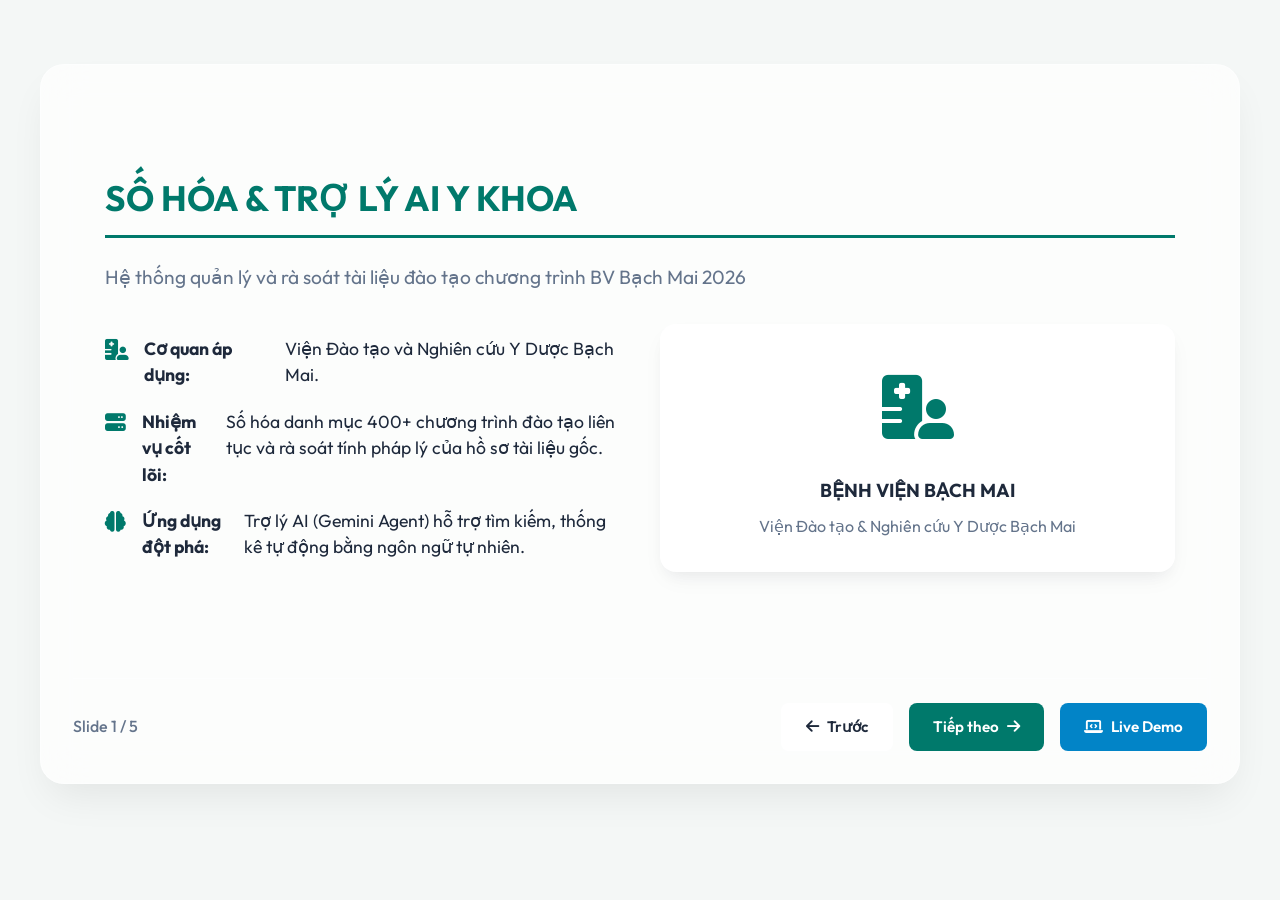
<file: demo_presentation.html>
<!DOCTYPE html>
<html lang="vi" data-theme="light">
<head>
  <meta charset="UTF-8">
  <meta name="viewport" content="width=device-width, initial-scale=1.0">
  <title>Thuyết trình Dự án - Bệnh viện Bạch Mai</title>
  <link rel="stylesheet" href="style.css">
  <link rel="stylesheet" href="https://cdnjs.cloudflare.com/ajax/libs/font-awesome/6.4.0/css/all.min.css">
  <style>
    .pres-container {
      max-width: 1200px;
      margin: 2rem auto;
      padding: 2rem;
      background: var(--bg-glass);
      backdrop-filter: blur(20px);
      border: 1px solid var(--border-glass);
      border-radius: var(--radius-lg);
      box-shadow: var(--shadow-lg);
      min-height: 80vh;
      display: flex;
      flex-direction: column;
      justify-content: space-between;
    }
    .slide-content {
      flex: 1;
      display: flex;
      flex-direction: column;
      justify-content: center;
      padding: 2rem;
      animation: fadeIn 0.5s ease;
    }
    .slide-title {
      font-size: 2.2rem;
      color: var(--primary);
      margin-bottom: 1.5rem;
      font-weight: 700;
      display: flex;
      align-items: center;
      gap: 1rem;
      border-bottom: 3px solid var(--primary);
      padding-bottom: 0.5rem;
    }
    .slide-subtitle {
      font-size: 1.2rem;
      color: var(--text-secondary);
      margin-bottom: 2rem;
    }
    .grid-2 {
      display: grid;
      grid-template-columns: 1fr 1fr;
      gap: 2.5rem;
      align-items: center;
    }
    .bullet-list {
      list-style: none;
      display: flex;
      flex-direction: column;
      gap: 1.25rem;
    }
    .bullet-list li {
      font-size: 1.1rem;
      display: flex;
      gap: 1rem;
      align-items: flex-start;
      line-height: 1.5;
    }
    .bullet-list i {
      color: var(--primary);
      font-size: 1.3rem;
      margin-top: 0.2rem;
    }
    .bullet-list .icon-danger {
      color: var(--danger);
    }
    .bullet-list .icon-success {
      color: var(--success);
    }
    .pres-footer {
      display: flex;
      justify-content: space-between;
      align-items: center;
      border-top: 1px solid var(--border-glass);
      padding-top: 1.5rem;
      margin-top: 2rem;
    }
    .pres-nav-btn {
      padding: 0.75rem 1.5rem;
      font-weight: 600;
    }
    .card-graphic {
      background: var(--bg-secondary);
      border: 1px solid var(--border-glass);
      border-radius: var(--radius-md);
      padding: 2rem;
      box-shadow: var(--shadow-md);
      text-align: center;
    }
    .pain-card {
      border-left: 5px solid var(--danger);
    }
    .success-card {
      border-left: 5px solid var(--success);
    }
    .big-icon {
      font-size: 4rem;
      margin-bottom: 1rem;
    }
    .big-icon.danger { color: var(--danger); }
    .big-icon.success { color: var(--success); }
    .big-icon.primary { color: var(--primary); }
    
    /* Custom style for showing simulated Google Sheet */
    .simulated-sheet {
      width: 100%;
      border-collapse: collapse;
      font-size: 0.8rem;
      background: #ffffff;
      color: #333;
    }
    .simulated-sheet th, .simulated-sheet td {
      border: 1px solid #ddd;
      padding: 4px 8px;
      text-align: left;
    }
    .simulated-sheet th {
      background: #f1f1f1;
    }
    .sheet-warning {
      background: #ffebeb;
      color: #d32f2f;
      font-weight: 600;
    }
    .sheet-success {
      background: #e8f5e9;
      color: #2e7d32;
    }
  </style>
</head>
<body>

  <div class="container">
    <div class="pres-container">
      
      <!-- Slide Container -->
      <div id="slideArea" class="slide-content">
        <!-- Slides will be loaded dynamically here -->
      </div>

      <!-- Slide Controls Footer -->
      <div class="pres-footer">
        <div style="font-weight: 500; color: var(--text-secondary);">
          Slide <span id="currentSlideNum">1</span> / 5
        </div>
        <div style="display: flex; gap: 1rem;">
          <button id="prevSlideBtn" class="btn btn-secondary pres-nav-btn"><i class="fa-solid fa-arrow-left"></i> Trước</button>
          <button id="nextSlideBtn" class="btn btn-primary pres-nav-btn">Tiếp theo <i class="fa-solid fa-arrow-right"></i></button>
          <a href="index.html" class="btn btn-secondary pres-nav-btn" style="background: var(--secondary); color: white; border: none;"><i class="fa-solid fa-laptop-code"></i> Live Demo</a>
        </div>
      </div>

    </div>
  </div>

  <script>
    const slides = [
      // Slide 1: Welcome
      {
        title: "SỐ HÓA & TRỢ LÝ AI Y KHOA",
        subtitle: "Hệ thống quản lý và rà soát tài liệu đào tạo chương trình BV Bạch Mai 2026",
        html: `
          <div class="grid-2">
            <div>
              <ul class="bullet-list">
                <li><i class="fa-solid fa-hospital-user"></i> <b>Cơ quan áp dụng:</b> Viện Đào tạo và Nghiên cứu Y Dược Bạch Mai.</li>
                <li><i class="fa-solid fa-server"></i> <b>Nhiệm vụ cốt lõi:</b> Số hóa danh mục 400+ chương trình đào tạo liên tục và rà soát tính pháp lý của hồ sơ tài liệu gốc.</li>
                <li><i class="fa-solid fa-brain"></i> <b>Ứng dụng đột phá:</b> Trợ lý AI (Gemini Agent) hỗ trợ tìm kiếm, thống kê tự động bằng ngôn ngữ tự nhiên.</li>
              </ul>
            </div>
            <div class="card-graphic">
              <div class="big-icon primary"><i class="fa-solid fa-hospital-user"></i></div>
              <h3>BỆNH VIỆN BẠCH MAI</h3>
              <p style="margin-top: 0.5rem; color: var(--text-secondary);">Viện Đào tạo & Nghiên cứu Y Dược Bạch Mai</p>
            </div>
          </div>
        `
      },
      // Slide 2: Pain Points
      {
        title: "NỖI ĐAU THỰC TẾ (PAIN POINTS)",
        subtitle: "Khó khăn trong quy trình rà soát thủ công trước khi có AI",
        html: `
          <div class="grid-2">
            <div>
              <ul class="bullet-list">
                <li><i class="fa-solid fa-circle-xmark icon-danger"></i> <b>Quá tải thông tin:</b> Quản lý hơn 400 chương trình qua bảng tính Google Sheets / Excel khổng lồ, rất khó theo dõi.</li>
                <li><i class="fa-solid fa-circle-xmark icon-danger"></i> <b>Thất thoát link tài liệu:</b> Đường dẫn Drive tài liệu ban hành bị phân tán, không khớp mã số hoặc bị thiếu hụt.</li>
                <li><i class="fa-solid fa-circle-xmark icon-danger"></i> <b>Rủi ro thanh tra:</b> Khi có đợt kiểm định chất lượng, việc tìm kiếm hồ sơ minh chứng mất nhiều ngày và dễ xảy ra sai sót.</li>
                <li><i class="fa-solid fa-circle-xmark icon-danger"></i> <b>Báo cáo thủ công:</b> Việc đếm số lượng tài liệu "Có"/"Thiếu", nguồn gốc trong/ngoài bệnh viện tốn nhiều giờ đối chiếu chéo.</li>
              </ul>
            </div>
            <div>
              <div class="card-graphic pain-card">
                <h4 style="margin-bottom: 0.75rem; color: var(--danger);"><i class="fa-solid fa-table"></i> Giao diện Bảng tính gốc (Phức tạp & Rời rạc)</h4>
                <table class="simulated-sheet">
                  <thead>
                    <tr><th>ID</th><th>Tên Chương Trình</th><th>Tình trạng</th><th>Link Drive</th></tr>
                  </thead>
                  <tbody>
                    <tr><td>1</td><td>Chuyên khoa cơ bản Hồi sức</td><td class="sheet-success">Có</td><td>Link...</td></tr>
                    <tr><td>2</td><td>Chuyên khoa cơ bản Nhi</td><td class="sheet-success">Có</td><td>Link...</td></tr>
                    <tr><td>3</td><td>CKCB Tai mũi họng</td><td class="sheet-warning">Thiếu</td><td>NULL</td></tr>
                    <tr><td>4</td><td>CKCB Ung thư</td><td class="sheet-warning">Thiếu</td><td>NULL</td></tr>
                  </tbody>
                </table>
                <p style="font-size: 0.8rem; color: var(--text-secondary); margin-top: 0.5rem;">Cán bộ rà soát phải kéo cuộn hàng nghìn ô để đếm và tìm link tài liệu gốc.</p>
              </div>
            </div>
          </div>
        `
      },
      // Slide 3: Live Web Portal
      {
        title: "KẾT QUẢ: SỐ HÓA & TRỰC QUAN HÓA",
        subtitle: "Chuyển đổi số toàn diện quy trình rà soát tài liệu đào tạo",
        html: `
          <div class="grid-2">
            <div>
              <ul class="bullet-list">
                <li><i class="fa-solid fa-circle-check icon-success"></i> <b>Bảng điều khiển trực quan:</b> Hệ thống hiển thị biểu đồ phân bổ cấp độ học, tự động tính tỷ lệ tài liệu "Có"/"Thiếu".</li>
                <li><i class="fa-solid fa-circle-check icon-success"></i> <b>Bộ lọc đa năng:</b> Tìm kiếm tức thì theo chuyên ngành, cấp độ hoặc tình trạng rà soát.</li>
                <li><i class="fa-solid fa-circle-check icon-success"></i> <b>Đính kèm cục bộ (IndexedDB):</b> Cán bộ quản lý có thể tải trực tiếp file PDF/Word/Excel lưu trữ riêng cho từng chương trình ngay trên trình duyệt.</li>
                <li><i class="fa-solid fa-circle-check icon-success"></i> <b>Đồng bộ hóa dữ liệu:</b> Xuất báo cáo Excel cập nhật mới chỉ với một nút bấm.</li>
              </ul>
            </div>
            <div class="card-graphic success-card">
              <div class="big-icon success"><i class="fa-solid fa-chart-pie"></i></div>
              <h3>KẾT QUẢ ĐẠT ĐƯỢC</h3>
              <div style="margin-top: 1rem; display: flex; justify-content: space-around;">
                <div>
                  <h4 style="color: var(--primary);">400+</h4>
                  <span style="font-size: 0.8rem; color: var(--text-secondary);">Chương trình</span>
                </div>
                <div>
                  <h4 style="color: var(--success);">100%</h4>
                  <span style="font-size: 0.8rem; color: var(--text-secondary);">Số hóa</span>
                </div>
                <div>
                  <h4 style="color: var(--secondary);">0s</h4>
                  <span style="font-size: 0.8rem; color: var(--text-secondary);">Độ trễ tra cứu</span>
                </div>
              </div>
            </div>
          </div>
        `
      },
      // Slide 4: AI Agent RAG
      {
        title: "ĐỘT PHÁ CÔNG NGHỆ: TRỢ LÝ AI AGENT",
        subtitle: "Ứng dụng mô hình Gemini hỗ trợ ngôn ngữ tự nhiên",
        html: `
          <div class="grid-2">
            <div>
              <ul class="bullet-list">
                <li><i class="fa-solid fa-microchip"></i> <b>Text-to-SQL DB Agent:</b> AI tự chuyển đổi câu hỏi tự nhiên thành mã lệnh SQL để truy vấn CSDL SQLite thực tế, loại bỏ 100% việc AI tự bịa câu trả lời.</li>
                <li><i class="fa-solid fa-bolt"></i> <b>Trợ lý Chatbot Nhúng (Offline/Online):</b> Chatbot nổi ở góc màn hình có khả năng tìm kiếm cực nhanh mà không cần kết nối mạng.</li>
                <li><i class="fa-solid fa-link"></i> <b>Hành động tự động (DOM Integration):</b> Trợ lý AI có thể tự động mở bảng chi tiết của chương trình khi người dùng click vào link trong khung chat.</li>
              </ul>
            </div>
            <div class="card-graphic">
              <div class="big-icon primary"><i class="fa-solid fa-robot"></i></div>
              <h3>TRỢ LÝ TÌM KIẾM AI</h3>
              <p style="font-style: italic; color: var(--text-secondary); font-size: 0.9rem; margin-top: 0.5rem;">"Có bao nhiêu chương trình Nhi khoa còn thiếu tài liệu chính thức?"</p>
              <div style="background: var(--bg-primary); padding: 0.5rem; border-radius: var(--radius-sm); font-size: 0.8rem; text-align: left; margin-top: 0.75rem; font-family: monospace;">
                SELECT COUNT(*) FROM programs WHERE name LIKE '%Nhi%' AND doc_status='Thiếu';
              </div>
            </div>
          </div>
        `
      },
      // Slide 5: Value
      {
        title: "GIÁ TRỊ MANG LẠI CHO BỆNH VIỆN",
        subtitle: "Hiệu quả thực tế sau khi áp dụng giải pháp công nghệ mới",
        html: `
          <div class="grid-2">
            <div>
              <ul class="bullet-list">
                <li><i class="fa-solid fa-check-double icon-success"></i> <b>Tiết kiệm thời gian:</b> Rút ngắn thời gian rà soát, báo cáo tổng hợp từ **2 tuần xuống còn 2 phút**.</li>
                <li><i class="fa-solid fa-check-double icon-success"></i> <b>Chính xác tuyệt đối:</b> Loại bỏ sai sót đếm thủ công, kiểm soát tức thì đường dẫn lưu trữ.</li>
                <li><i class="fa-solid fa-check-double icon-success"></i> <b>Sẵn sàng kiểm định:</b> Xuất dữ liệu chứng cứ rà soát bất kỳ lúc nào để phục vụ các đoàn kiểm tra pháp lý.</li>
                <li><i class="fa-solid fa-check-double icon-success"></i> <b>Trải nghiệm tối giản:</b> Mọi nhân viên y tế đều có thể tra cứu nhanh chương trình đào tạo bằng ngôn ngữ tự nhiên thông qua AI.</li>
              </ul>
            </div>
            <div class="card-graphic success-card">
              <div class="big-icon success"><i class="fa-solid fa-star"></i></div>
              <h3>ĐÁNH GIÁ XUẤT SẮC</h3>
              <p style="margin-top: 0.5rem; font-size: 1rem; font-weight: 600;">Sẵn sàng cho Demo Day VinUni!</p>
              <p style="font-size: 0.85rem; color: var(--text-secondary); margin-top: 0.5rem;">Giải pháp thực tế - Công nghệ tiên phong - Độ hoàn thiện tối đa.</p>
            </div>
          </div>
        `
      }
    ];

    let currentSlide = 0;

    const slideArea = document.getElementById('slideArea');
    const prevBtn = document.getElementById('prevSlideBtn');
    const nextBtn = document.getElementById('nextSlideBtn');
    const slideNum = document.getElementById('currentSlideNum');

    function renderSlide() {
      const s = slides[currentSlide];
      slideArea.innerHTML = `
        <h2 class="slide-title">${s.title}</h2>
        <p class="slide-subtitle">${s.subtitle}</p>
        <div>${s.html}</div>
      `;
      slideNum.innerText = currentSlide + 1;
      prevBtn.disabled = currentSlide === 0;
      nextBtn.disabled = currentSlide === slides.length - 1;
    }

    prevBtn.addEventListener('click', () => {
      if (currentSlide > 0) {
        currentSlide--;
        renderSlide();
      }
    });

    nextBtn.addEventListener('click', () => {
      if (currentSlide < slides.length - 1) {
        currentSlide++;
        renderSlide();
      }
    });

    // Initialize
    renderSlide();
  </script>
</body>
</html>
</file>
<file: style.css>
/* ====================================================================
   DESIGN SYSTEM & VARIABLES
   ==================================================================== */
@import url('https://fonts.googleapis.com/css2?family=Outfit:wght@300;400;500;600;700&display=swap');

:root {
  /* Light Theme Variables */
  --bg-primary: #f4f7f6;
  --bg-secondary: #ffffff;
  --bg-glass: rgba(255, 255, 255, 0.7);
  --border-glass: rgba(255, 255, 255, 0.4);
  --text-primary: #1e293b;
  --text-secondary: #64748b;
  --text-light: #94a3b8;
  
  --primary: #00796b;
  --primary-hover: #005b50;
  --primary-light: rgba(0, 121, 107, 0.1);
  --secondary: #0284c7;
  
  --success: #10b981;
  --success-light: rgba(16, 185, 129, 0.15);
  --warning: #f59e0b;
  --warning-light: rgba(245, 158, 11, 0.15);
  --danger: #ef4444;
  --danger-light: rgba(239, 68, 68, 0.15);
  
  --shadow-sm: 0 2px 8px -1px rgba(0, 0, 0, 0.05);
  --shadow-md: 0 10px 25px -5px rgba(0, 0, 0, 0.05), 0 8px 16px -6px rgba(0, 0, 0, 0.05);
  --shadow-lg: 0 20px 40px -10px rgba(0, 0, 0, 0.08);
  
  --radius-sm: 8px;
  --radius-md: 16px;
  --radius-lg: 24px;
  
  --transition: all 0.3s cubic-bezier(0.4, 0, 0.2, 1);
}

[data-theme="dark"] {
  /* Dark Theme Variables */
  --bg-primary: #0f172a;
  --bg-secondary: #1e293b;
  --bg-glass: rgba(30, 41, 59, 0.7);
  --border-glass: rgba(255, 255, 255, 0.05);
  --text-primary: #f8fafc;
  --text-secondary: #94a3b8;
  --text-light: #64748b;
  
  --primary: #0d9488;
  --primary-hover: #14b8a6;
  --primary-light: rgba(13, 148, 136, 0.2);
  --secondary: #38bdf8;
  
  --success: #34d399;
  --success-light: rgba(52, 211, 153, 0.15);
  --warning: #fbbf24;
  --warning-light: rgba(251, 191, 36, 0.15);
  --danger: #f87171;
  --danger-light: rgba(248, 113, 113, 0.15);
  
  --shadow-sm: 0 2px 8px -1px rgba(0, 0, 0, 0.2);
  --shadow-md: 0 10px 25px -5px rgba(0, 0, 0, 0.3), 0 8px 16px -6px rgba(0, 0, 0, 0.3);
  --shadow-lg: 0 20px 40px -10px rgba(0, 0, 0, 0.4);
}

/* ====================================================================
   BASE STYLES & RESET
   ==================================================================== */
* {
  box-sizing: border-box;
  margin: 0;
  padding: 0;
}

body {
  font-family: 'Outfit', sans-serif;
  background-color: var(--bg-primary);
  color: var(--text-primary);
  line-height: 1.6;
  transition: var(--transition);
  min-height: 100vh;
}

.container {
  max-width: 1400px;
  margin: 0 auto;
  padding: 2rem;
}

a {
  color: var(--primary);
  text-decoration: none;
  transition: var(--transition);
}

a:hover {
  color: var(--primary-hover);
}

/* ====================================================================
   HEADER & HERO SECTION
   ==================================================================== */
header {
  background: linear-gradient(135deg, #005b50 0%, #0f172a 100%);
  padding: 3rem 2rem;
  border-radius: var(--radius-lg);
  color: #ffffff;
  margin-bottom: 2rem;
  box-shadow: var(--shadow-md);
  position: relative;
  overflow: hidden;
}

header::before {
  content: '';
  position: absolute;
  top: -50%;
  left: -50%;
  width: 200%;
  height: 200%;
  background: radial-gradient(circle, rgba(255,255,255,0.05) 0%, transparent 60%);
  pointer-events: none;
}

.header-content {
  position: relative;
  z-index: 1;
  display: flex;
  justify-content: space-between;
  align-items: center;
  flex-wrap: wrap;
  gap: 2rem;
}

.brand-section {
  display: flex;
  align-items: center;
  gap: 1.5rem;
}

.logo-container {
  font-size: 3rem;
  background: rgba(255, 255, 255, 0.1);
  padding: 1rem;
  border-radius: var(--radius-md);
  backdrop-filter: blur(10px);
  border: 1px solid rgba(255, 255, 255, 0.2);
}

.brand-title h1 {
  font-size: 2rem;
  font-weight: 700;
  letter-spacing: -0.5px;
  background: linear-gradient(to right, #ffffff, #a5f3fc);
  -webkit-background-clip: text;
  -webkit-text-fill-color: transparent;
}

.brand-title p {
  color: #94a3b8;
  font-size: 1rem;
  margin-top: 0.25rem;
}

.theme-switch {
  background: rgba(255, 255, 255, 0.1);
  border: 1px solid rgba(255, 255, 255, 0.2);
  width: 50px;
  height: 50px;
  border-radius: 50%;
  cursor: pointer;
  display: flex;
  align-items: center;
  justify-content: center;
  font-size: 1.25rem;
  color: #ffffff;
  transition: var(--transition);
  backdrop-filter: blur(10px);
}

.theme-switch:hover {
  background: rgba(255, 255, 255, 0.2);
  transform: scale(1.05);
}

/* ====================================================================
   STATS METRICS PANELS
   ==================================================================== */
.metrics-grid {
  display: grid;
  grid-template-columns: repeat(auto-fit, minmax(240px, 1fr));
  gap: 1.5rem;
  margin-bottom: 2rem;
}

.metric-card {
  background: var(--bg-secondary);
  border: 1px solid var(--border-glass);
  border-radius: var(--radius-md);
  padding: 1.5rem;
  box-shadow: var(--shadow-sm);
  display: flex;
  align-items: center;
  gap: 1.25rem;
  transition: var(--transition);
  position: relative;
  overflow: hidden;
}

.metric-card:hover {
  transform: translateY(-5px);
  box-shadow: var(--shadow-md);
}

.metric-icon {
  width: 60px;
  height: 60px;
  border-radius: var(--radius-sm);
  display: flex;
  align-items: center;
  justify-content: center;
  font-size: 1.75rem;
}

.metric-info {
  display: flex;
  flex-direction: column;
}

.metric-value {
  font-size: 1.75rem;
  font-weight: 700;
  color: var(--text-primary);
}

.metric-label {
  font-size: 0.9rem;
  color: var(--text-secondary);
  font-weight: 500;
}

/* Colors for specific metric categories */
.total-card .metric-icon {
  background: var(--primary-light);
  color: var(--primary);
}
.co-card .metric-icon {
  background: var(--success-light);
  color: var(--success);
}
.thieu-card .metric-icon {
  background: var(--warning-light);
  color: var(--warning);
}
.ngoai-card .metric-icon {
  background: var(--danger-light);
  color: var(--danger);
}

/* ====================================================================
   FILTER AND CONTROLS SECTION
   ==================================================================== */
.controls-panel {
  background: var(--bg-glass);
  backdrop-filter: blur(12px);
  border: 1px solid var(--border-glass);
  border-radius: var(--radius-md);
  padding: 1.5rem;
  box-shadow: var(--shadow-md);
  margin-bottom: 2rem;
  display: flex;
  flex-direction: column;
  gap: 1.25rem;
  transition: var(--transition);
}

.search-wrapper {
  position: relative;
  width: 100%;
}

.search-input {
  width: 100%;
  padding: 1rem 1rem 1rem 3rem;
  font-size: 1rem;
  font-family: inherit;
  border: 1px solid var(--border-glass);
  border-radius: var(--radius-sm);
  background: var(--bg-secondary);
  color: var(--text-primary);
  outline: none;
  transition: var(--transition);
  box-shadow: var(--shadow-sm);
}

.search-input:focus {
  border-color: var(--primary);
  box-shadow: 0 0 0 3px var(--primary-light);
}

.search-icon {
  position: absolute;
  left: 1.25rem;
  top: 50%;
  transform: translateY(-50%);
  color: var(--text-secondary);
  pointer-events: none;
}

.filters-row {
  display: grid;
  grid-template-columns: repeat(auto-fit, minmax(200px, 1fr));
  gap: 1rem;
  align-items: center;
}

.select-group {
  display: flex;
  flex-direction: column;
  gap: 0.5rem;
}

.select-group label {
  font-size: 0.85rem;
  font-weight: 600;
  color: var(--text-secondary);
}

.filter-select {
  padding: 0.75rem 1rem;
  font-family: inherit;
  font-size: 0.95rem;
  border: 1px solid var(--border-glass);
  border-radius: var(--radius-sm);
  background: var(--bg-secondary);
  color: var(--text-primary);
  outline: none;
  cursor: pointer;
  transition: var(--transition);
}

.filter-select:focus {
  border-color: var(--primary);
}

.button-group {
  display: flex;
  gap: 0.75rem;
}

.btn {
  padding: 0.75rem 1.25rem;
  font-family: inherit;
  font-weight: 600;
  font-size: 0.95rem;
  border-radius: var(--radius-sm);
  border: none;
  cursor: pointer;
  display: inline-flex;
  align-items: center;
  justify-content: center;
  gap: 0.5rem;
  transition: var(--transition);
}

.btn-primary {
  background: var(--primary);
  color: #ffffff;
}

.btn-primary:hover {
  background: var(--primary-hover);
  transform: translateY(-1px);
}

.btn-secondary {
  background: var(--bg-secondary);
  border: 1px solid var(--border-glass);
  color: var(--text-primary);
}

.btn-secondary:hover {
  background: var(--bg-primary);
}

.btn-danger {
  background: var(--danger-light);
  color: var(--danger);
  border: 1px solid rgba(239, 108, 108, 0.2);
}

.btn-danger:hover {
  background: var(--danger);
  color: #ffffff;
}

.btn-success {
  background: var(--success-light);
  color: var(--success);
  border: 1px solid rgba(16, 185, 129, 0.2);
}

.btn-success:hover {
  background: var(--success);
  color: #ffffff;
}

/* ====================================================================
   DATA PRESENTATION & VIEW TOGGLE
   ==================================================================== */
.view-header {
  display: flex;
  justify-content: space-between;
  align-items: center;
  margin-bottom: 1.5rem;
  flex-wrap: wrap;
  gap: 1rem;
}

.results-count {
  font-weight: 500;
  color: var(--text-secondary);
}

.view-toggles {
  display: flex;
  background: var(--bg-glass);
  border: 1px solid var(--border-glass);
  padding: 0.25rem;
  border-radius: var(--radius-sm);
}

.toggle-btn {
  padding: 0.5rem 0.75rem;
  background: transparent;
  border: none;
  border-radius: 4px;
  cursor: pointer;
  color: var(--text-secondary);
  font-size: 0.9rem;
  transition: var(--transition);
  display: flex;
  align-items: center;
  gap: 0.25rem;
}

.toggle-btn.active {
  background: var(--primary);
  color: #ffffff;
}

/* --- GRID VIEW LAYOUT --- */
.cards-grid {
  display: grid;
  grid-template-columns: repeat(auto-fill, minmax(320px, 1fr));
  gap: 1.5rem;
}

.program-card {
  background: var(--bg-secondary);
  border: 1px solid var(--border-glass);
  border-radius: var(--radius-md);
  padding: 1.5rem;
  box-shadow: var(--shadow-sm);
  display: flex;
  flex-direction: column;
  justify-content: space-between;
  transition: var(--transition);
  cursor: pointer;
}

.program-card:hover {
  transform: translateY(-4px);
  box-shadow: var(--shadow-md);
  border-color: var(--primary);
}

.card-top {
  display: flex;
  flex-direction: column;
  gap: 0.75rem;
  margin-bottom: 1.25rem;
}

.card-section {
  font-size: 0.75rem;
  font-weight: 700;
  text-transform: uppercase;
  color: var(--text-secondary);
  letter-spacing: 0.5px;
}

.card-title {
  font-size: 1.15rem;
  font-weight: 600;
  line-height: 1.4;
  color: var(--text-primary);
  display: -webkit-box;
  -webkit-line-clamp: 2;
  -webkit-box-orient: vertical;
  overflow: hidden;
  height: 3.2em;
}

.card-meta {
  display: flex;
  flex-wrap: wrap;
  gap: 0.5rem;
  font-size: 0.8rem;
  color: var(--text-secondary);
}

.meta-item {
  display: inline-flex;
  align-items: center;
  gap: 0.25rem;
  background: var(--bg-primary);
  padding: 0.25rem 0.5rem;
  border-radius: 4px;
}

.card-bottom {
  display: flex;
  justify-content: space-between;
  align-items: center;
  padding-top: 1rem;
  border-top: 1px solid var(--border-glass);
}

/* Badges styling */
.badge {
  padding: 0.35rem 0.75rem;
  border-radius: 20px;
  font-size: 0.75rem;
  font-weight: 600;
  display: inline-flex;
  align-items: center;
  gap: 0.25rem;
}

.badge-success {
  background: var(--success-light);
  color: var(--success);
}

.badge-warning {
  background: var(--warning-light);
  color: var(--warning);
}

.badge-danger {
  background: var(--danger-light);
  color: var(--danger);
}

/* --- TABLE VIEW LAYOUT --- */
.table-wrapper {
  background: var(--bg-secondary);
  border: 1px solid var(--border-glass);
  border-radius: var(--radius-md);
  box-shadow: var(--shadow-sm);
  overflow-x: auto;
  display: none; /* Controlled via JS class */
}

.data-table {
  width: 100%;
  border-collapse: collapse;
  text-align: left;
  font-size: 0.95rem;
}

.data-table th, .data-table td {
  padding: 1rem 1.25rem;
  border-bottom: 1px solid var(--border-glass);
}

.data-table th {
  background: var(--bg-primary);
  color: var(--text-primary);
  font-weight: 600;
  white-space: nowrap;
}

.data-table tr {
  cursor: pointer;
  transition: var(--transition);
}

.data-table tr:hover {
  background: rgba(0, 121, 107, 0.03);
}

.col-action {
  text-align: right;
}

/* ====================================================================
   PAGINATION CONTROL
   ==================================================================== */
.pagination-container {
  display: flex;
  justify-content: center;
  align-items: center;
  gap: 0.5rem;
  margin-top: 2.5rem;
  flex-wrap: wrap;
}

.page-btn {
  width: 40px;
  height: 40px;
  border-radius: var(--radius-sm);
  border: 1px solid var(--border-glass);
  background: var(--bg-secondary);
  color: var(--text-primary);
  cursor: pointer;
  font-weight: 600;
  display: flex;
  align-items: center;
  justify-content: center;
  transition: var(--transition);
}

.page-btn:hover {
  background: var(--primary-light);
  border-color: var(--primary);
  color: var(--primary);
}

.page-btn.active {
  background: var(--primary);
  color: #ffffff;
  border-color: var(--primary);
}

.page-btn:disabled {
  opacity: 0.4;
  cursor: not-allowed;
}

/* ====================================================================
   MODAL DETAIL VIEW
   ==================================================================== */
.modal-overlay {
  position: fixed;
  top: 0;
  left: 0;
  width: 100%;
  height: 100%;
  background: rgba(15, 23, 42, 0.6);
  backdrop-filter: blur(8px);
  z-index: 1000;
  display: none; /* Displayed via class active */
  align-items: center;
  justify-content: center;
  padding: 1.5rem;
  animation: fadeIn 0.25s ease;
}

.modal-content {
  background: var(--bg-secondary);
  border: 1px solid var(--border-glass);
  border-radius: var(--radius-lg);
  box-shadow: var(--shadow-lg);
  max-width: 800px;
  width: 100%;
  max-height: 90vh;
  overflow-y: auto;
  position: relative;
  animation: slideUp 0.3s cubic-bezier(0.16, 1, 0.3, 1);
  display: flex;
  flex-direction: column;
}

.modal-header {
  padding: 1.75rem 2rem;
  border-bottom: 1px solid var(--border-glass);
  display: flex;
  justify-content: space-between;
  align-items: flex-start;
  gap: 1.5rem;
}

.modal-title-area {
  display: flex;
  flex-direction: column;
  gap: 0.5rem;
}

.modal-close {
  background: var(--bg-primary);
  border: none;
  font-size: 1.5rem;
  width: 36px;
  height: 36px;
  border-radius: 50%;
  display: flex;
  align-items: center;
  justify-content: center;
  cursor: pointer;
  color: var(--text-secondary);
  transition: var(--transition);
}

.modal-close:hover {
  background: var(--danger-light);
  color: var(--danger);
  transform: rotate(90deg);
}

.modal-body {
  padding: 2rem;
  display: flex;
  flex-direction: column;
  gap: 1.5rem;
}

.details-grid {
  display: grid;
  grid-template-columns: repeat(auto-fit, minmax(220px, 1fr));
  gap: 1.25rem;
  background: var(--bg-primary);
  padding: 1.5rem;
  border-radius: var(--radius-md);
  border: 1px solid var(--border-glass);
}

.detail-item {
  display: flex;
  flex-direction: column;
  gap: 0.25rem;
}

.detail-label {
  font-size: 0.8rem;
  font-weight: 700;
  text-transform: uppercase;
  color: var(--text-light);
}

.detail-value {
  font-weight: 500;
  color: var(--text-primary);
}

.note-box {
  border-left: 4px solid var(--primary);
  background: var(--primary-light);
  padding: 1rem 1.25rem;
  border-radius: 0 var(--radius-sm) var(--radius-sm) 0;
  font-size: 0.95rem;
}

.note-box.review-note {
  border-left-color: var(--warning);
  background: var(--warning-light);
}

.actions-section {
  display: flex;
  gap: 1rem;
  flex-wrap: wrap;
  padding-top: 1rem;
  border-top: 1px solid var(--border-glass);
}

.actions-section .btn {
  flex: 1;
  min-width: 180px;
}

/* ====================================================================
   DOCKING UPLOADER / SIMULATED COMPONENT
   ==================================================================== */
.uploader-box {
  border: 2px dashed var(--border-glass);
  border-radius: var(--radius-md);
  padding: 2rem;
  text-align: center;
  background: var(--bg-primary);
  cursor: pointer;
  transition: var(--transition);
  display: flex;
  flex-direction: column;
  align-items: center;
  gap: 0.5rem;
  position: relative;
}

.uploader-box:hover {
  border-color: var(--primary);
  background: var(--primary-light);
}

.uploader-icon {
  font-size: 2rem;
  color: var(--primary);
}

.uploader-input {
  position: absolute;
  top: 0;
  left: 0;
  width: 100%;
  height: 100%;
  opacity: 0;
  cursor: pointer;
}

/* ====================================================================
   ANIMATIONS & MEDIA QUERIES
   ==================================================================== */
@keyframes fadeIn {
  from { opacity: 0; }
  to { opacity: 1; }
}

@keyframes slideUp {
  from { transform: translateY(20px); opacity: 0; }
  to { transform: translateY(0); opacity: 1; }
}

@media(max-width: 768px) {
  .container {
    padding: 1rem;
  }
  header {
    padding: 2rem 1rem;
    border-radius: var(--radius-md);
  }
  .brand-section {
    flex-direction: column;
    text-align: center;
  }
  .filters-row {
    grid-template-columns: 1fr;
  }
  .actions-section {
    flex-direction: column;
  }
  #aiChatWindow {
    right: 16px;
    bottom: 80px;
    width: calc(100vw - 32px);
    height: 480px;
  }
}

/* ====================================================================
   AI CHATBOT WIDGET STYLES
   ==================================================================== */

/* Chatbot Floating Trigger Button */
#aiChatTrigger {
  position: fixed;
  bottom: 24px;
  right: 24px;
  width: 56px;
  height: 56px;
  border-radius: 50%;
  background: linear-gradient(135deg, var(--primary) 0%, var(--secondary) 100%);
  color: #ffffff;
  display: flex;
  justify-content: center;
  align-items: center;
  font-size: 1.5rem;
  cursor: pointer;
  box-shadow: 0 8px 32px rgba(0, 121, 107, 0.3);
  z-index: 999;
  transition: var(--transition);
  border: 2px solid rgba(255, 255, 255, 0.2);
}

#aiChatTrigger:hover {
  transform: scale(1.1) rotate(5deg);
  box-shadow: 0 12px 40px rgba(0, 121, 107, 0.4);
}

.pulse-badge {
  position: absolute;
  top: -2px;
  right: -2px;
  width: 12px;
  height: 12px;
  background-color: var(--danger);
  border-radius: 50%;
  border: 2px solid #ffffff;
  animation: pulse-ring 2s infinite;
}

@keyframes pulse-ring {
  0% { transform: scale(0.95); box-shadow: 0 0 0 0 rgba(239, 68, 68, 0.7); }
  70% { transform: scale(1); box-shadow: 0 0 0 6px rgba(239, 68, 68, 0); }
  100% { transform: scale(0.95); box-shadow: 0 0 0 0 rgba(239, 68, 68, 0); }
}

/* Chatbot Main Window Container */
#aiChatWindow {
  position: fixed;
  bottom: 92px;
  right: 24px;
  width: 380px;
  height: 560px;
  background: var(--bg-glass);
  backdrop-filter: blur(20px);
  -webkit-backdrop-filter: blur(20px);
  border: 1px solid var(--border-glass);
  border-radius: var(--radius-md);
  box-shadow: var(--shadow-lg);
  z-index: 999;
  display: flex;
  flex-direction: column;
  overflow: hidden;
  transition: transform 0.3s cubic-bezier(0.34, 1.56, 0.64, 1), opacity 0.25s ease;
  transform: translateY(30px) scale(0.9);
  opacity: 0;
  pointer-events: none;
}

#aiChatWindow.active {
  transform: translateY(0) scale(1);
  opacity: 1;
  pointer-events: auto;
}

/* Chat Header */
.ai-chat-header {
  background: linear-gradient(135deg, var(--primary) 0%, #0f172a 100%);
  color: #ffffff;
  padding: 1rem 1.25rem;
  display: flex;
  justify-content: space-between;
  align-items: center;
}

.ai-chat-brand {
  display: flex;
  align-items: center;
  gap: 0.75rem;
}

.ai-chat-brand i {
  font-size: 1.4rem;
  color: var(--secondary);
}

.ai-chat-title h4 {
  font-size: 0.95rem;
  font-weight: 600;
  margin: 0;
}

.ai-chat-title span {
  font-size: 0.75rem;
  color: rgba(255, 255, 255, 0.7);
}

.ai-chat-actions {
  display: flex;
  gap: 0.5rem;
  align-items: center;
}

.ai-chat-btn {
  background: transparent;
  border: none;
  color: #ffffff;
  opacity: 0.8;
  cursor: pointer;
  padding: 0.25rem;
  font-size: 1rem;
  transition: var(--transition);
}

.ai-chat-btn:hover {
  opacity: 1;
  transform: scale(1.1);
}

/* Chat API Settings Panel */
.ai-chat-settings {
  background: var(--bg-secondary);
  border-bottom: 1px solid var(--border-glass);
  padding: 0.75rem 1rem;
  display: none;
  animation: slideDown 0.25s ease;
}

.ai-settings-title {
  font-size: 0.8rem;
  font-weight: 600;
  color: var(--text-secondary);
  margin-bottom: 0.5rem;
}

.ai-mode-toggle {
  display: flex;
  gap: 0.5rem;
  margin-bottom: 0.5rem;
}

.ai-mode-btn {
  flex: 1;
  padding: 0.4rem;
  font-size: 0.75rem;
  border: 1px solid var(--border-glass);
  border-radius: var(--radius-sm);
  background: var(--bg-primary);
  color: var(--text-secondary);
  cursor: pointer;
  transition: var(--transition);
  font-weight: 500;
}

.ai-mode-btn.active {
  background: var(--primary);
  color: #ffffff;
  border-color: var(--primary);
}

.ai-key-input-container {
  display: flex;
  gap: 0.5rem;
}

.ai-key-input {
  flex: 1;
  padding: 0.4rem 0.6rem;
  font-size: 0.75rem;
  border: 1px solid var(--border-glass);
  border-radius: var(--radius-sm);
  background: var(--bg-primary);
  color: var(--text-primary);
  outline: none;
}

/* Chat Messages Area */
.ai-chat-messages {
  flex: 1;
  padding: 1.25rem;
  overflow-y: auto;
  display: flex;
  flex-direction: column;
  gap: 1rem;
  scroll-behavior: smooth;
}

.ai-message {
  display: flex;
  gap: 0.75rem;
  max-width: 85%;
  animation: fadeIn 0.3s ease;
}

.ai-message.user {
  align-self: flex-end;
  flex-direction: row-reverse;
}

.ai-message.bot {
  align-self: flex-start;
}

.ai-msg-avatar {
  width: 32px;
  height: 32px;
  border-radius: 50%;
  background: var(--primary-light);
  color: var(--primary);
  display: flex;
  justify-content: center;
  align-items: center;
  font-size: 0.9rem;
  flex-shrink: 0;
}

.ai-message.user .ai-msg-avatar {
  background: var(--secondary);
  color: #ffffff;
}

.ai-msg-bubble {
  padding: 0.6rem 0.9rem;
  border-radius: 12px;
  font-size: 0.85rem;
  line-height: 1.45;
  box-shadow: var(--shadow-sm);
}

.ai-message.user .ai-msg-bubble {
  background: var(--primary);
  color: #ffffff;
  border-top-right-radius: 2px;
}

.ai-message.bot .ai-msg-bubble {
  background: var(--bg-secondary);
  color: var(--text-primary);
  border-top-left-radius: 2px;
  border: 1px solid var(--border-glass);
}

/* Chat Program links and formatting inside bubbles */
.ai-msg-bubble p {
  margin-bottom: 0.4rem;
}

.ai-msg-bubble p:last-child {
  margin-bottom: 0;
}

.ai-msg-bubble ul, .ai-msg-bubble ol {
  margin-left: 1.2rem;
  margin-bottom: 0.4rem;
}

.chat-prog-link {
  display: inline-block;
  background: var(--primary-light);
  color: var(--primary);
  border: 1px dashed var(--primary);
  padding: 0.2rem 0.5rem;
  border-radius: var(--radius-sm);
  font-size: 0.8rem;
  font-weight: 500;
  margin: 0.2rem 0;
  cursor: pointer;
  transition: var(--transition);
}

.chat-prog-link:hover {
  background: var(--primary);
  color: #ffffff;
  border-style: solid;
}

.chat-prog-status {
  font-size: 0.75rem;
  padding: 0.05rem 0.3rem;
  border-radius: var(--radius-sm);
  margin-left: 0.25rem;
  font-weight: 600;
}

.chat-status-co {
  background: var(--success-light);
  color: var(--success);
}

.chat-status-thieu {
  background: var(--warning-light);
  color: var(--warning);
}

/* Typing Indicator Animation */
.typing-dots {
  display: flex;
  gap: 0.25rem;
  padding: 0.4rem 0.2rem;
  align-items: center;
}

.typing-dots span {
  width: 6px;
  height: 6px;
  background: var(--text-secondary);
  border-radius: 50%;
  animation: typing-wave 1.4s infinite ease-in-out;
}

.typing-dots span:nth-child(1) { animation-delay: 0s; }
.typing-dots span:nth-child(2) { animation-delay: 0.2s; }
.typing-dots span:nth-child(3) { animation-delay: 0.4s; }

@keyframes typing-wave {
  0%, 60%, 100% { transform: translateY(0); }
  30% { transform: translateY(-5px); }
}

/* Chat Chips Suggestions */
.ai-chat-chips {
  display: flex;
  gap: 0.4rem;
  padding: 0.5rem 1rem;
  overflow-x: auto;
  white-space: nowrap;
  background: transparent;
  scrollbar-width: none; /* Hide scrollbar for Firefox */
}

.ai-chat-chips::-webkit-scrollbar {
  display: none; /* Hide scrollbar for Chrome/Safari */
}

.ai-chip {
  padding: 0.35rem 0.75rem;
  background: var(--bg-secondary);
  color: var(--primary);
  border: 1px solid var(--border-glass);
  border-radius: 16px;
  font-size: 0.75rem;
  cursor: pointer;
  transition: var(--transition);
  font-weight: 500;
}

.ai-chip:hover {
  background: var(--primary);
  color: #ffffff;
  border-color: var(--primary);
  transform: translateY(-1px);
}

/* Chat Input Bar */
.ai-chat-input-area {
  padding: 0.75rem 1rem 1rem 1rem;
  background: var(--bg-secondary);
  border-top: 1px solid var(--border-glass);
  display: flex;
  gap: 0.5rem;
  align-items: center;
}

.ai-chat-input {
  flex: 1;
  padding: 0.6rem 0.9rem;
  border: 1px solid var(--border-glass);
  border-radius: 20px;
  font-size: 0.85rem;
  background: var(--bg-primary);
  color: var(--text-primary);
  outline: none;
  transition: var(--transition);
}

.ai-chat-input:focus {
  border-color: var(--primary);
  box-shadow: 0 0 0 2px var(--primary-light);
}

.ai-chat-send {
  width: 36px;
  height: 36px;
  border-radius: 50%;
  background: var(--primary);
  color: #ffffff;
  border: none;
  display: flex;
  justify-content: center;
  align-items: center;
  cursor: pointer;
  transition: var(--transition);
  flex-shrink: 0;
}

.ai-chat-send:hover {
  background: var(--primary-hover);
  transform: scale(1.05);
}

.ai-chat-send:disabled {
  background: var(--text-light);
  cursor: not-allowed;
  transform: none;
}

/* ====================================================================
   FULLSCREEN DOCUMENT viewer (MOBILE FRIENDLY)
   ==================================================================== */
.fullscreen-viewer-overlay {
  position: fixed;
  top: 0;
  left: 0;
  width: 100vw;
  height: 100vh;
  background-color: rgba(15, 23, 42, 0.98);
  z-index: 2100;
  display: none;
  flex-direction: column;
  overflow: hidden;
  color: #f8fafc;
  font-family: 'Outfit', sans-serif;
  backdrop-filter: blur(15px);
  -webkit-backdrop-filter: blur(15px);
  animation: fadeIn 0.2s ease;
}

.viewer-header {
  display: flex;
  justify-content: space-between;
  align-items: center;
  padding: 1rem 1.5rem;
  background: rgba(30, 41, 59, 0.8);
  border-bottom: 1px solid rgba(255, 255, 255, 0.08);
  backdrop-filter: blur(10px);
  z-index: 2110;
  flex-shrink: 0;
  gap: 1rem;
}

.viewer-back-btn {
  background: rgba(255, 255, 255, 0.08);
  border: 1px solid rgba(255, 255, 255, 0.1);
  color: #f8fafc;
  padding: 0.6rem 1.2rem;
  border-radius: var(--radius-sm);
  font-size: 0.9rem;
  font-weight: 600;
  cursor: pointer;
  display: flex;
  align-items: center;
  gap: 0.5rem;
  transition: var(--transition);
}

.viewer-back-btn:hover {
  background: rgba(255, 255, 255, 0.18);
  border-color: rgba(255, 255, 255, 0.25);
}

.viewer-title-section {
  flex: 1;
  min-width: 0;
  text-align: center;
}

.viewer-doc-title {
  font-size: 1.1rem;
  font-weight: 600;
  white-space: nowrap;
  overflow: hidden;
  text-overflow: ellipsis;
  display: block;
  max-width: 500px;
  margin: 0 auto;
  color: #ffffff;
}

.viewer-actions {
  display: flex;
  gap: 0.75rem;
  align-items: center;
}

.viewer-btn {
  background: rgba(255, 255, 255, 0.08);
  border: 1px solid rgba(255, 255, 255, 0.1);
  color: #f8fafc;
  width: 42px;
  height: 42px;
  border-radius: 50%;
  display: flex;
  justify-content: center;
  align-items: center;
  cursor: pointer;
  font-size: 1rem;
  transition: var(--transition);
  text-decoration: none;
}

.viewer-btn:hover {
  background: var(--primary);
  border-color: var(--primary);
  transform: scale(1.05);
  color: #ffffff;
}

.viewer-body-content {
  flex: 1;
  display: flex;
  justify-content: center;
  align-items: center;
  overflow: auto;
  padding: 1.5rem;
  position: relative;
  -webkit-overflow-scrolling: touch;
  box-sizing: border-box;
  width: 100%;
}

/* PDF Rendering Styles */
.viewer-body-content canvas {
  box-shadow: 0 12px 36px rgba(0, 0, 0, 0.6);
  border-radius: 6px;
  background-color: #ffffff;
  max-width: 100%;
  height: auto !important;
  margin: auto;
  transform-origin: center top;
  transition: transform 0.2s cubic-bezier(0.4, 0, 0.2, 1);
}

.viewer-body-content img {
  max-width: 95%;
  max-height: 90vh;
  object-fit: contain;
  box-shadow: 0 12px 36px rgba(0, 0, 0, 0.6);
  border-radius: var(--radius-sm);
  margin: auto;
  transition: transform 0.2s ease;
}

.viewer-body-content pre {
  background: #0f172a;
  color: #38bdf8;
  padding: 1.5rem;
  border-radius: var(--radius-md);
  font-family: 'Courier New', Courier, monospace;
  font-size: 0.95rem;
  line-height: 1.6;
  text-align: left;
  max-width: 850px;
  width: 100%;
  height: 90%;
  overflow: auto;
  border: 1px solid rgba(255, 255, 255, 0.1);
  box-shadow: 0 12px 36px rgba(0, 0, 0, 0.6);
  white-space: pre-wrap;
  word-break: break-all;
  margin: auto;
}

/* Controls Bar for PDF Paging and Zoom */
.pdf-controls-bar {
  display: none; /* Display flex when PDF active */
  justify-content: center;
  align-items: center;
  gap: 1.25rem;
  padding: 0.75rem 1.5rem;
  background: rgba(30, 41, 59, 0.9);
  border-top: 1px solid rgba(255, 255, 255, 0.08);
  backdrop-filter: blur(15px);
  -webkit-backdrop-filter: blur(15px);
  z-index: 2110;
  flex-shrink: 0;
  box-shadow: 0 -8px 32px rgba(0, 0, 0, 0.4);
  flex-wrap: wrap;
}

.pdf-control-btn {
  background: rgba(255, 255, 255, 0.08);
  border: 1px solid rgba(255, 255, 255, 0.05);
  color: #ffffff;
  width: 40px;
  height: 40px;
  border-radius: 50%;
  display: flex;
  justify-content: center;
  align-items: center;
  cursor: pointer;
  transition: var(--transition);
  font-size: 0.95rem;
}

.pdf-control-btn:hover:not(:disabled) {
  background: var(--primary);
  color: #ffffff;
  transform: scale(1.05);
}

.pdf-control-btn:disabled {
  opacity: 0.3;
  cursor: not-allowed;
  background: rgba(255, 255, 255, 0.03);
}

.pdf-page-indicator {
  font-size: 0.95rem;
  font-weight: 500;
  min-width: 110px;
  text-align: center;
  color: #e2e8f0;
}

.pdf-zoom-controls {
  display: flex;
  align-items: center;
  gap: 0.6rem;
  margin-left: 1.5rem;
  border-left: 1px solid rgba(255, 255, 255, 0.12);
  padding-left: 1.5rem;
}

.pdf-zoom-text {
  font-size: 0.9rem;
  font-weight: 600;
  min-width: 50px;
  text-align: center;
  color: #94a3b8;
}

/* Mobile specific styling override for Fullscreen Viewer */
@media (max-width: 768px) {
  .viewer-header {
    padding: 0.75rem 1rem;
    gap: 0.5rem;
  }
  
  .viewer-back-btn {
    padding: 0.5rem;
    width: 38px;
    height: 38px;
    border-radius: 50%;
    justify-content: center;
  }
  
  .viewer-back-btn span {
    display: none; /* Hide back text on phone screens */
  }
  
  .viewer-doc-title {
    font-size: 0.95rem;
    max-width: 180px;
  }
  
  .viewer-btn {
    width: 38px;
    height: 38px;
    font-size: 0.9rem;
  }
  
  .viewer-body-content {
    padding: 1rem 0.5rem;
  }
  
  .pdf-controls-bar {
    gap: 0.75rem;
    padding: 0.6rem 0.75rem;
  }
  
  .pdf-zoom-controls {
    margin-left: 0;
    padding-left: 0;
    border-left: none;
    width: 100%;
    justify-content: center;
    margin-top: 0.25rem;
  }

  .pdf-control-btn {
    width: 38px;
    height: 38px;
  }
}

/* ====================================================================
   DATABASE SYNCHRONIZATION STATUS STYLES
   ==================================================================== */
.sync-success-status {
  background: var(--success-light) !important;
  color: var(--success) !important;
  border: 1px solid var(--success);
}

.sync-error-status {
  background: var(--danger-light) !important;
  color: var(--danger) !important;
  border: 1px solid var(--danger);
}

.sync-working-status {
  background: var(--primary-light) !important;
  color: var(--primary) !important;
  border: 1px dashed var(--primary);
}
</file>
